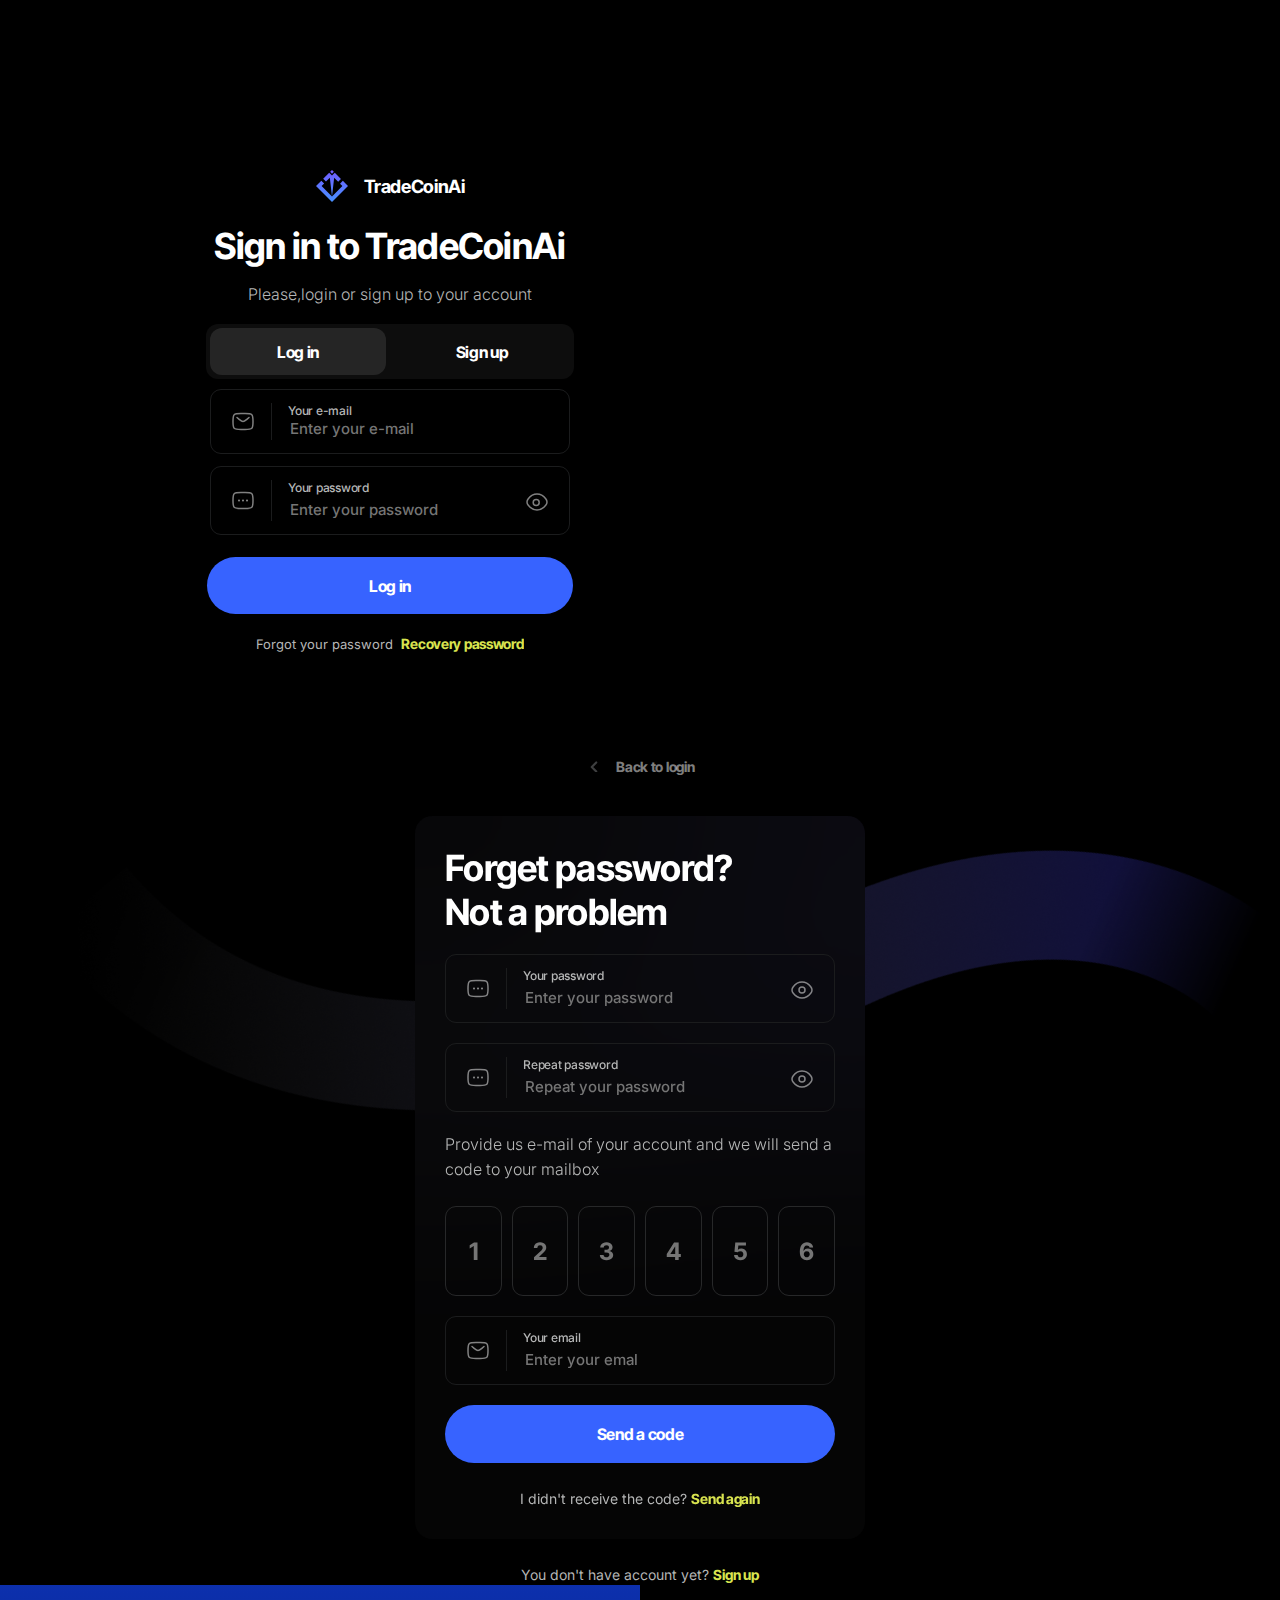
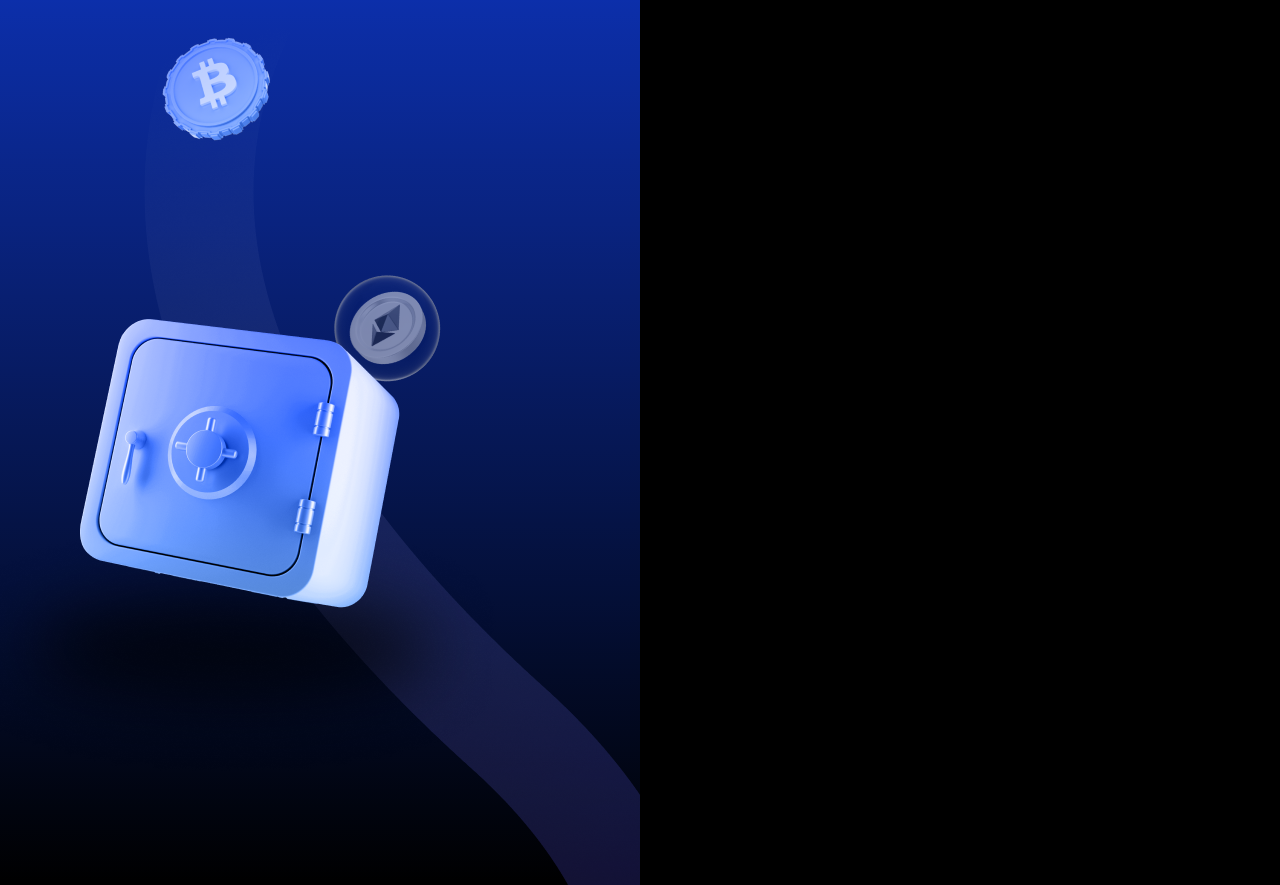
<file: auth.html>
<!DOCTYPE html>
<html lang="en">

<head>
    <meta charset="UTF-8">
    <meta name="viewport" content="width=device-width, initial-scale=1.0">
    <title>Document</title>
    <link rel="stylesheet" href="css/login.css">
</head>

<body>
    <div class="elements">
        <div class="left transiton_show_hide" id="left">
            <div class="container" id="left_container">
                <div class="logo">
                    <img src="img/login/logo.svg">
                    <div class="text">
                        TradeCoinAi
                    </div>
                </div>
                <h1>
                    Sign in to TradeCoinAi
                </h1>
                <h2>
                    Please,login or sign up to your account
                </h2>
                <div class="log_reg_switcher_buttons">
                    <button class="active" id="login_switcher">Log in</button>
                    <button id="signup_switcher">Sign up</button>
                </div>
                <div class="input_block" id="email">
                    <img src="img/login/mail.svg">
                    <div class="label_and_input">
                        <div class="label">
                            Your e-mail
                        </div>
                        <input type="text" placeholder="Enter your e-mail">
                    </div>
                </div>
                <div class="input_block" id="username"
                    style="padding: 0px 20px; height: 0px; margin-top: 0px; border: 1px solid rgba(27, 28, 29, 0);">
                    <img src="img/login/user.svg">
                    <div class="label_and_input">
                        <div class="label">
                            Your username
                        </div>
                        <input type="text" placeholder="Example: Trader23">
                    </div>
                </div>
                <div id="create_password_label" style="height: 0px; margin-top: 0px;">
                    Create password
                </div>
                <div class="input_block" id="password">
                    <img src="img/login/dots.svg">
                    <div class="label_and_input">
                        <div class="inp">
                            <div class="label">
                                Your password
                            </div>
                            <input type="text" placeholder="Enter your password">
                        </div>
                        <div class="eye">
                            <img src="img/login/eye.svg">
                        </div>
                    </div>
                </div>
                <div class="input_block" id="rpassword"
                    style="padding: 0px 20px; height: 0px; margin-top: 0px; border: 1px solid rgba(27, 28, 29, 0);">
                    <img src="img/login/dots.svg">
                    <div class="label_and_input">
                        <div class="inp">
                            <div class="label">
                                Repeat password
                            </div>
                            <input type="text" placeholder="Repeat your password">
                        </div>
                        <div class="eye">
                            <img src="img/login/eye.svg">
                        </div>
                    </div>
                </div>
                <div class="forgot_password" id="accept_terms" style="height: 0px; margin-top: 0px;">
                    <button class="check_box" id="accept_t_and_p">
                        <img class="onone" id="accept_t_and_p_check_img" src="img/login/check.svg">
                    </button>
                    <div class="text">
                        I accept
                        <a href="#">Terms & Condition</a>
                        and
                        <a href="#">Privacy Policy</a>
                    </div>
                </div>
                <div class="log_reg_button">
                    <button id="btn_login">Log in</button>
                </div>
                <div class="forgot_password" id="forgot_password">
                    <div class="text">
                        Forgot your password
                    </div>
                    <div class="a">
                        <a href="#" id="recovery_password">Recovery password</a>
                    </div>
                </div>
            </div>
        </div>
        <div class="modal transiton_show_hide" id="modal">
            <div class="modal_inner">
                <div class="back">
                    <button id='back_to_login'>
                        <img src="img/login/left_arr.svg">
                        Back to login
                    </button>
                </div>
                <div class="form">
                    <h2 id="modal_h2">
                        Forget password?<br> Not a problem
                    </h2>

                    <div class="input_block" id="modal_password">
                        <img src="img/login/dots.svg">
                        <div class="label_and_input">
                            <div class="inp">
                                <div class="label">
                                    Your password
                                </div>
                                <input type="text" placeholder="Enter your password">
                            </div>
                            <div class="eye">
                                <img src="img/login/eye.svg">
                            </div>
                        </div>
                    </div>
                    <div class="input_block" id="modal_rpassword">
                        <img src="img/login/dots.svg">
                        <div class="label_and_input">
                            <div class="inp">
                                <div class="label">
                                    Repeat password
                                </div>
                                <input type="text" placeholder="Repeat your password">
                            </div>
                            <div class="eye">
                                <img src="img/login/eye.svg">
                            </div>
                        </div>
                    </div>

                    <div class="body" id="modal_body">
                        Provide us e-mail of your account and we will send a code to your mailbox
                    </div>
                    <div class="code_input" id="code_input">
                        <input type="text" class="code_input_element" placeholder="1" maxlength="1">
                        <input type="text" class="code_input_element" placeholder="2" maxlength="1">
                        <input type="text" class="code_input_element" placeholder="3" maxlength="1">
                        <input type="text" class="code_input_element" placeholder="4" maxlength="1">
                        <input type="text" class="code_input_element" placeholder="5" maxlength="1">
                        <input type="text" class="code_input_element" placeholder="6" maxlength="1">
                    </div>

                    <div class="input_block" id="modal_email">
                        <img src="img/login/mail.svg">
                        <div class="label_and_input">
                            <div class="inp">
                                <div class="label">
                                    Your email
                                </div>
                                <input type="text" placeholder="Enter your emal">
                            </div>
                        </div>
                    </div>
                    <button class="send_code_btn" id="send_a_code">
                        Send a code
                    </button>
                    <button class="send_code_btn dnone" id="reset_password_button">
                        Recover password
                    </button>
                    <button class="send_code_btn dnone" id="change_password">
                        Change password
                    </button>

                    <div class="text_with_a" id="didnt_recieve_the_code">
                        I didn't receive the code?
                        <button>
                            Send again
                        </button>
                    </div>
                </div>
                <div class="text_with_a" id="dont_have_account">
                    You don't have account yet?
                    <button id="dont_have_account_btn">
                        Sign up
                    </button>
                </div>
            </div>
            <div class="fone">
                <img src="img/login/line.png">
            </div>
        </div>
        <div class="right transiton_show_hide" id="right">
            <div class="line free_image">
                <img src="img/login/line.png">
            </div>
            <div class="eth free_image">
                <img src="img/login/eth.png">
            </div>
            <div class="btc free_image">
                <img src="img/login/btc.png">
            </div>
            <div class="shadow free_image">
                <img src="img/login/shadow.png">
            </div>
            <div class="safe free_image">
                <img src="img/login/safe.png" id="safe">
            </div>
        </div>
    </div>
    <script src="js/auth.js"></script>
</body>

</html>
</file>
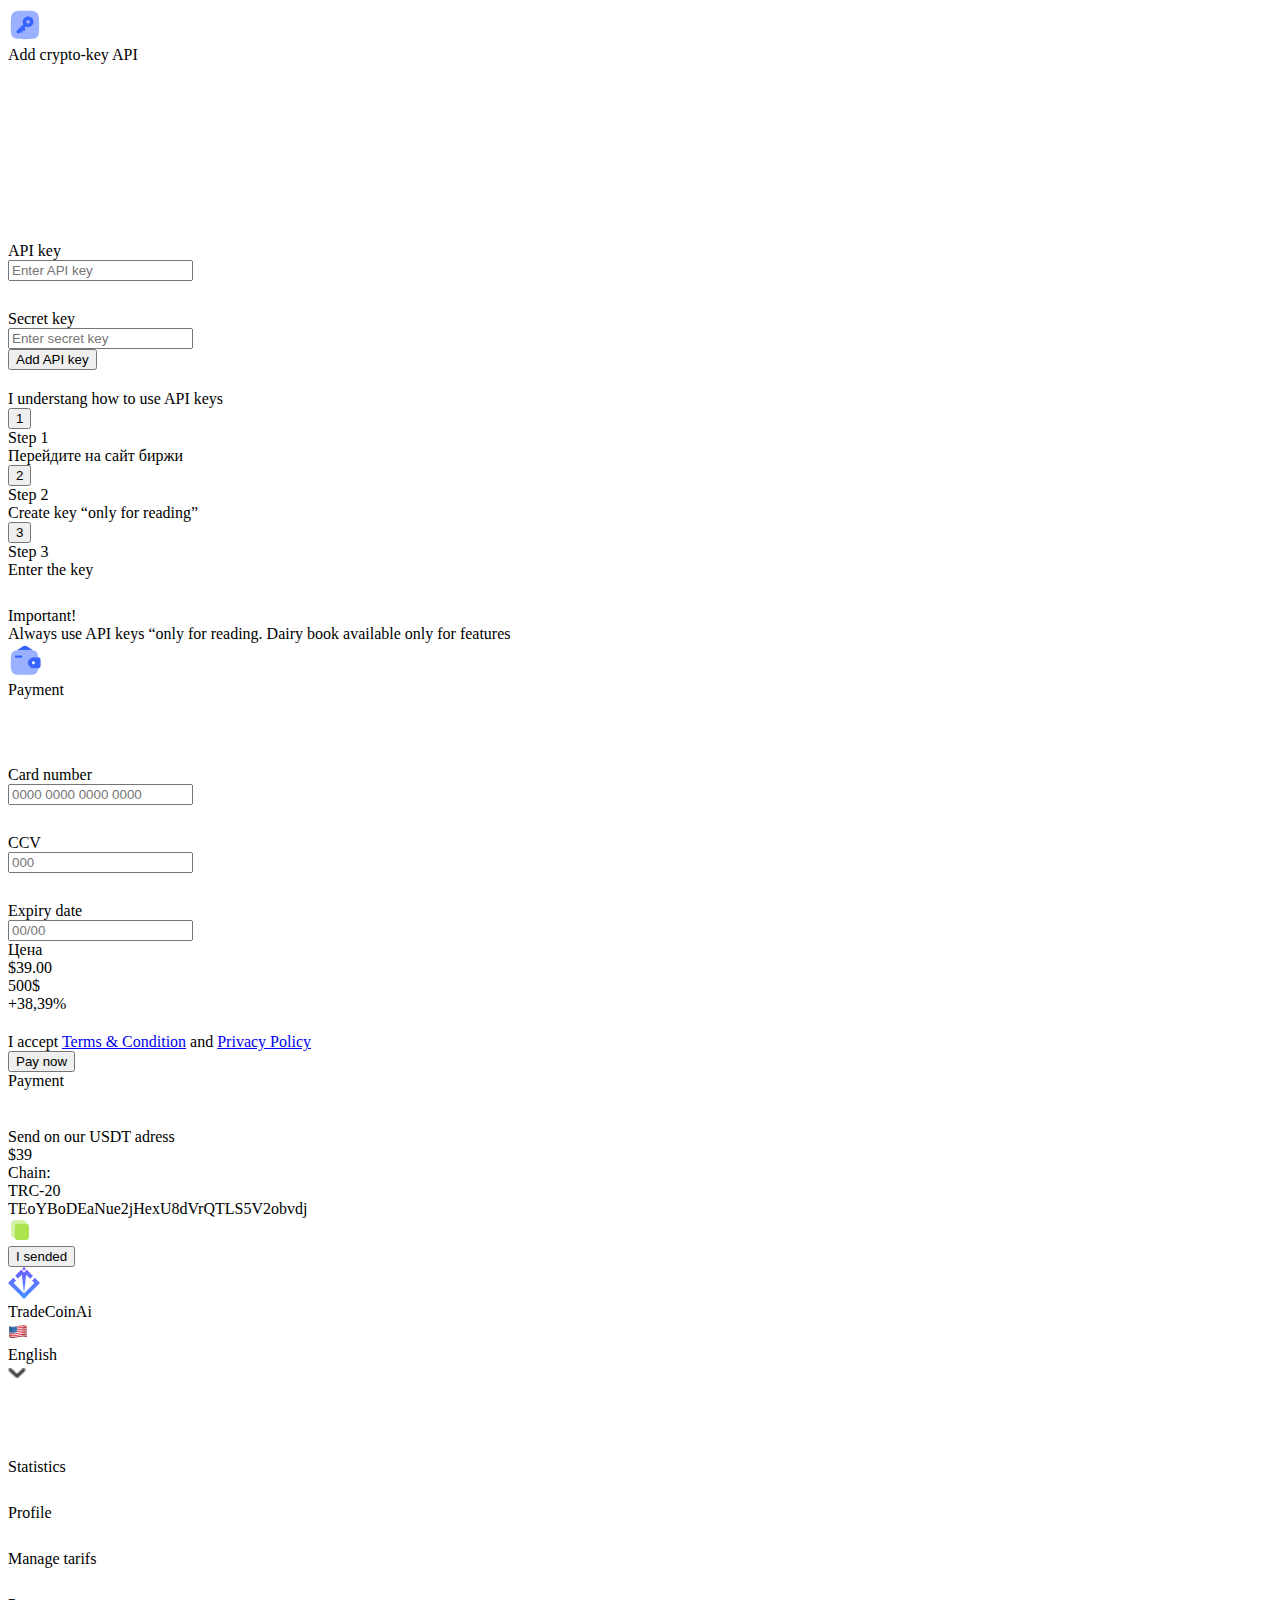
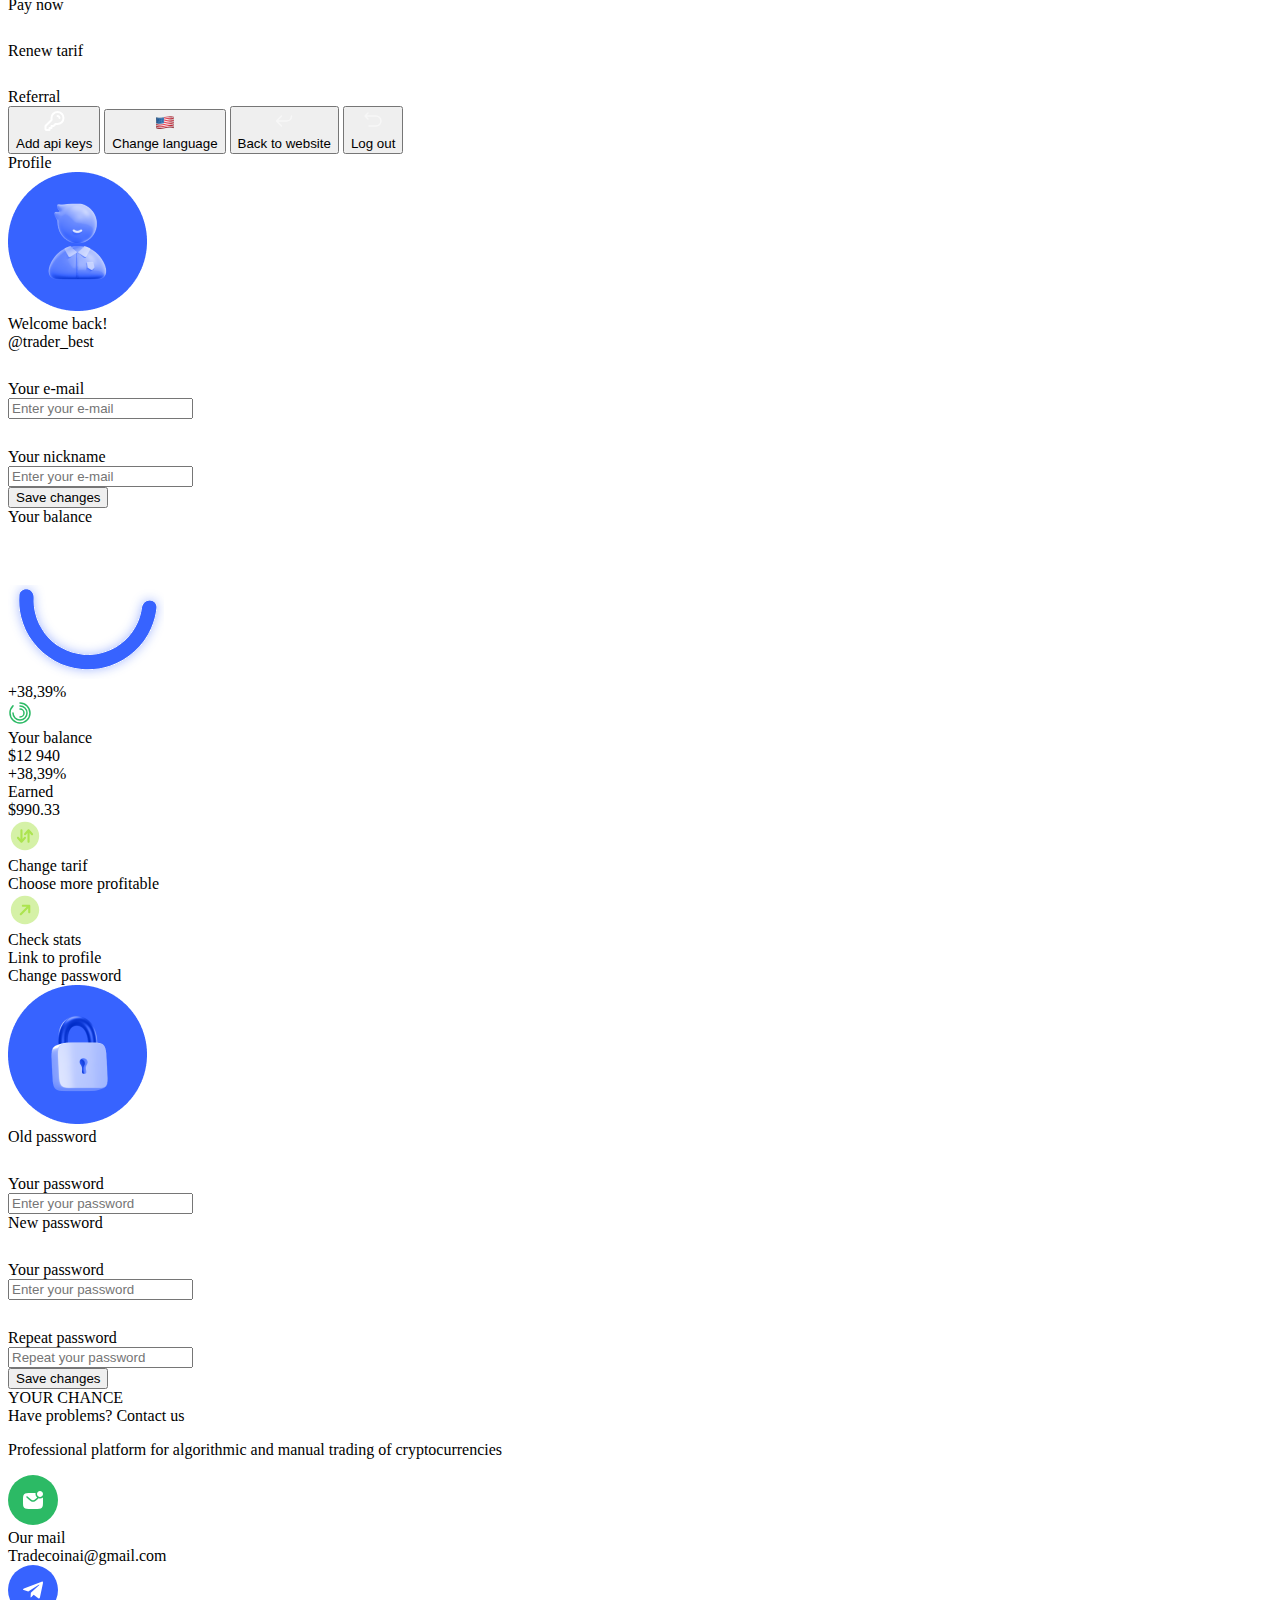
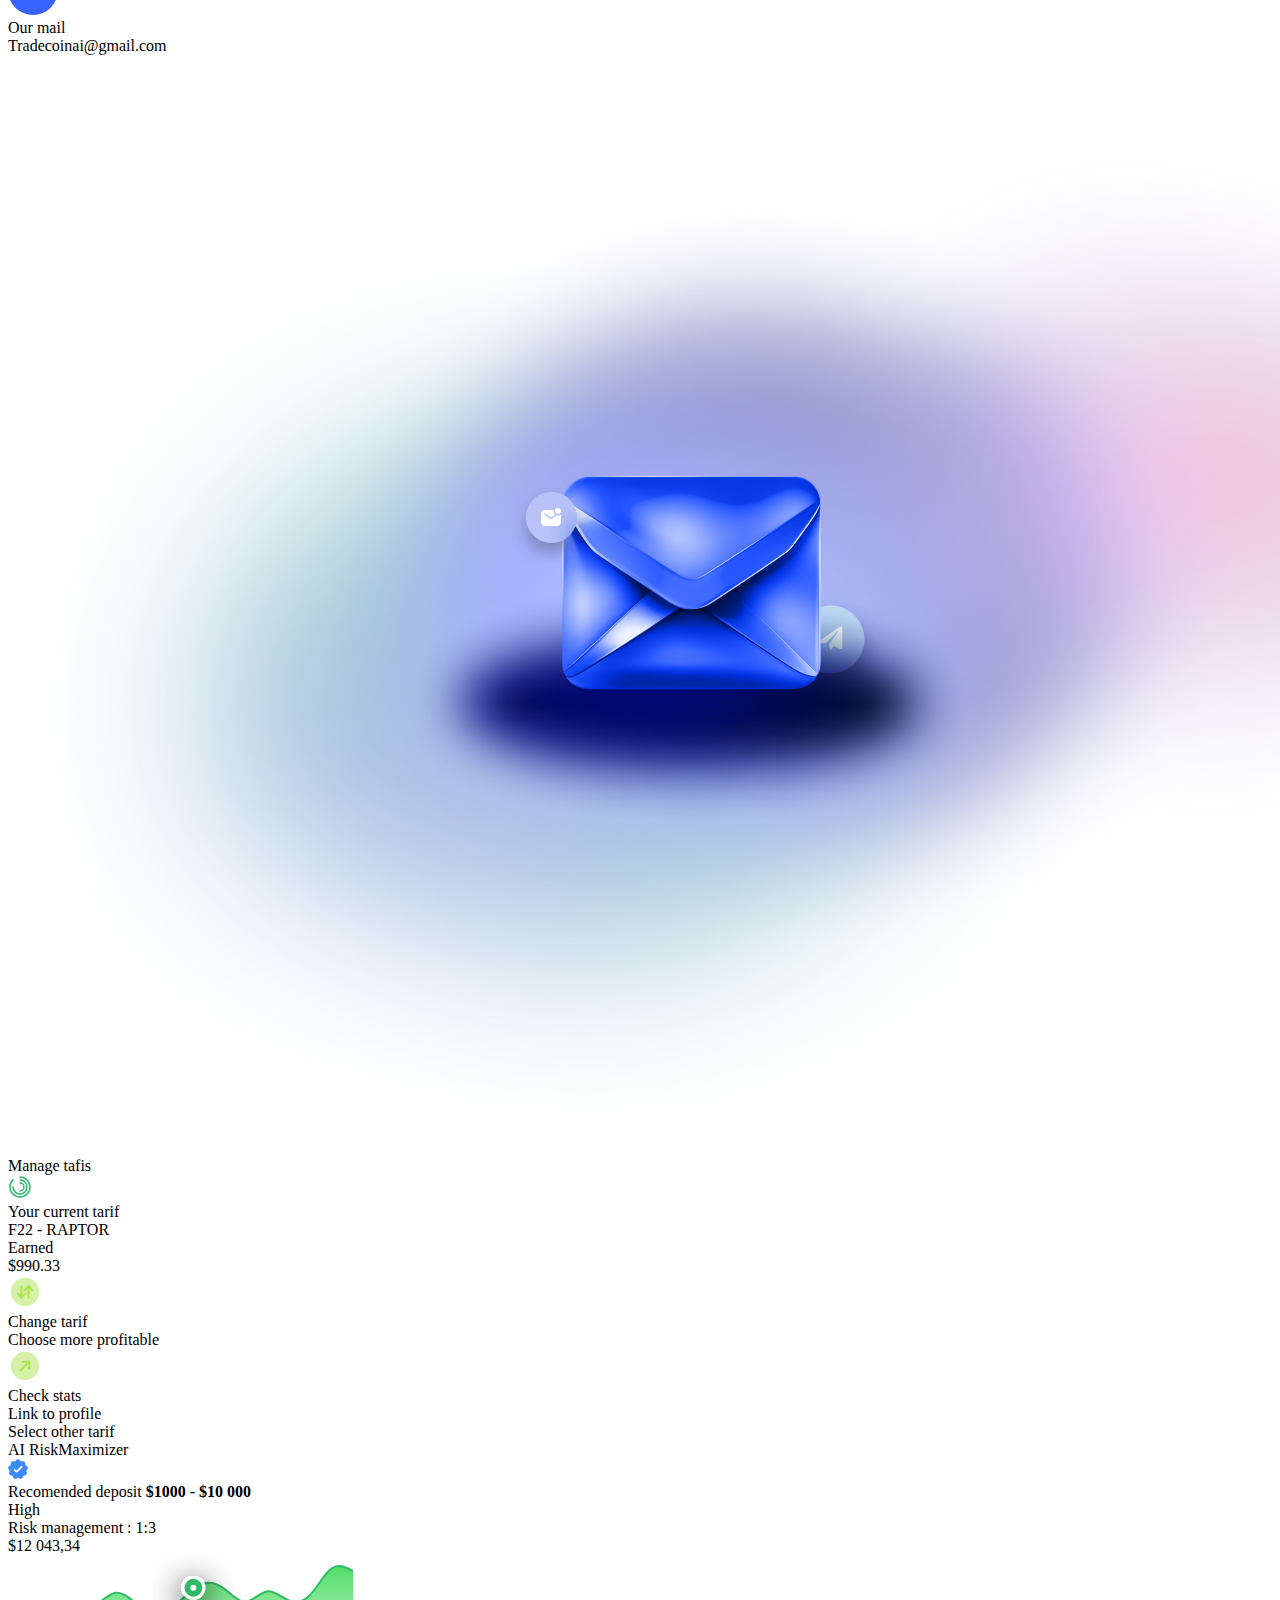
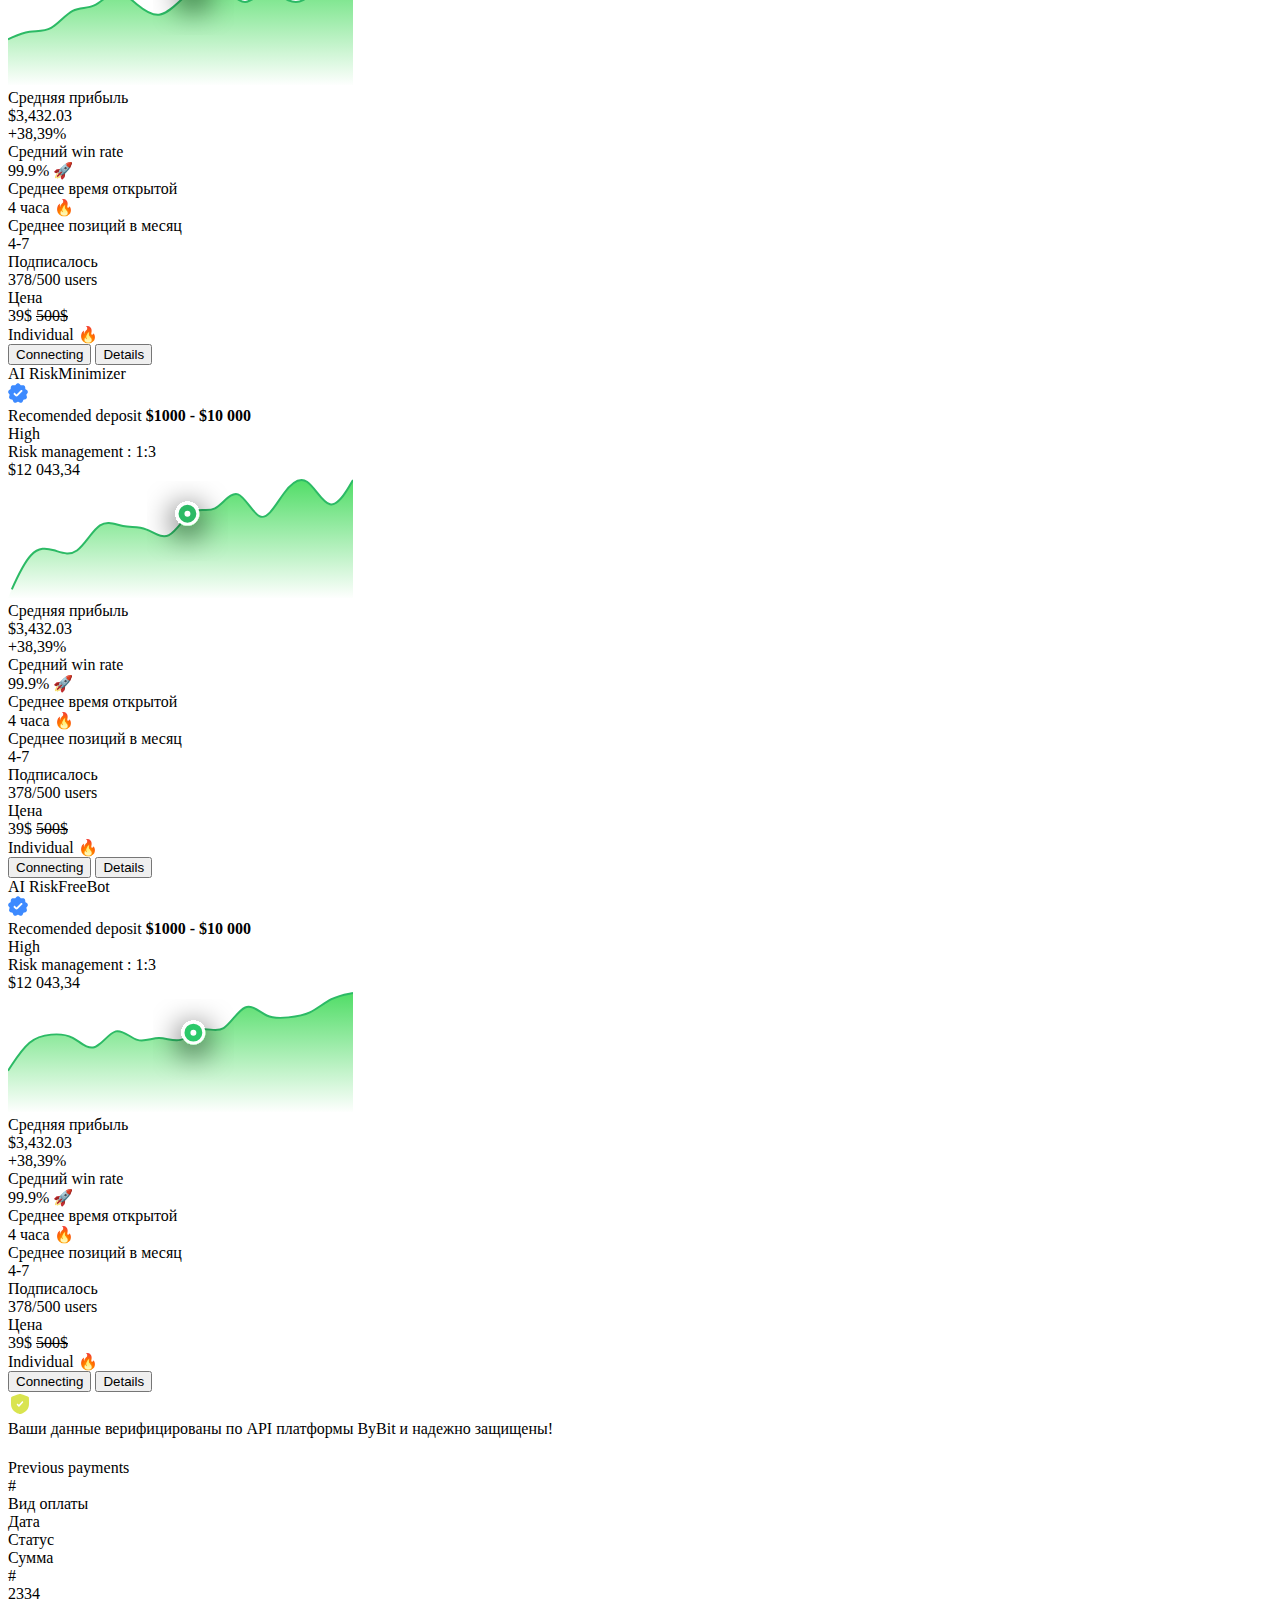
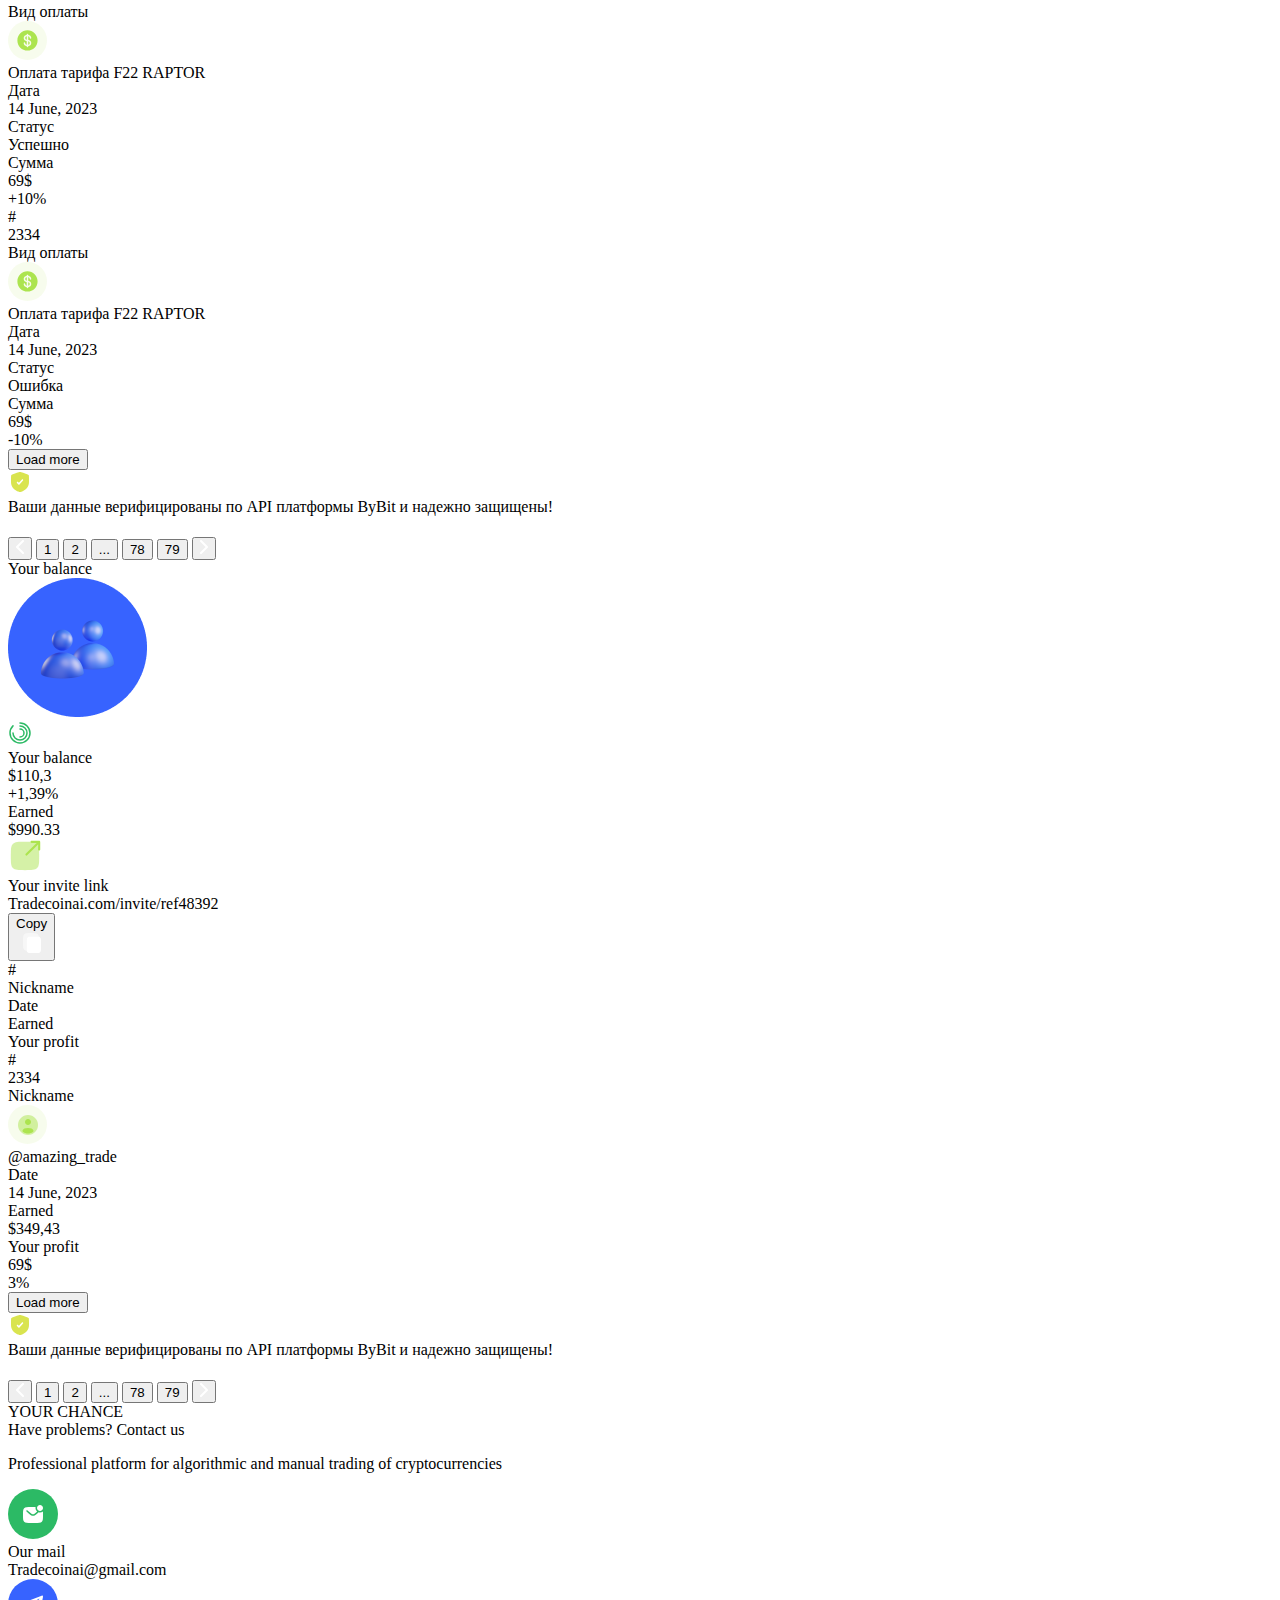
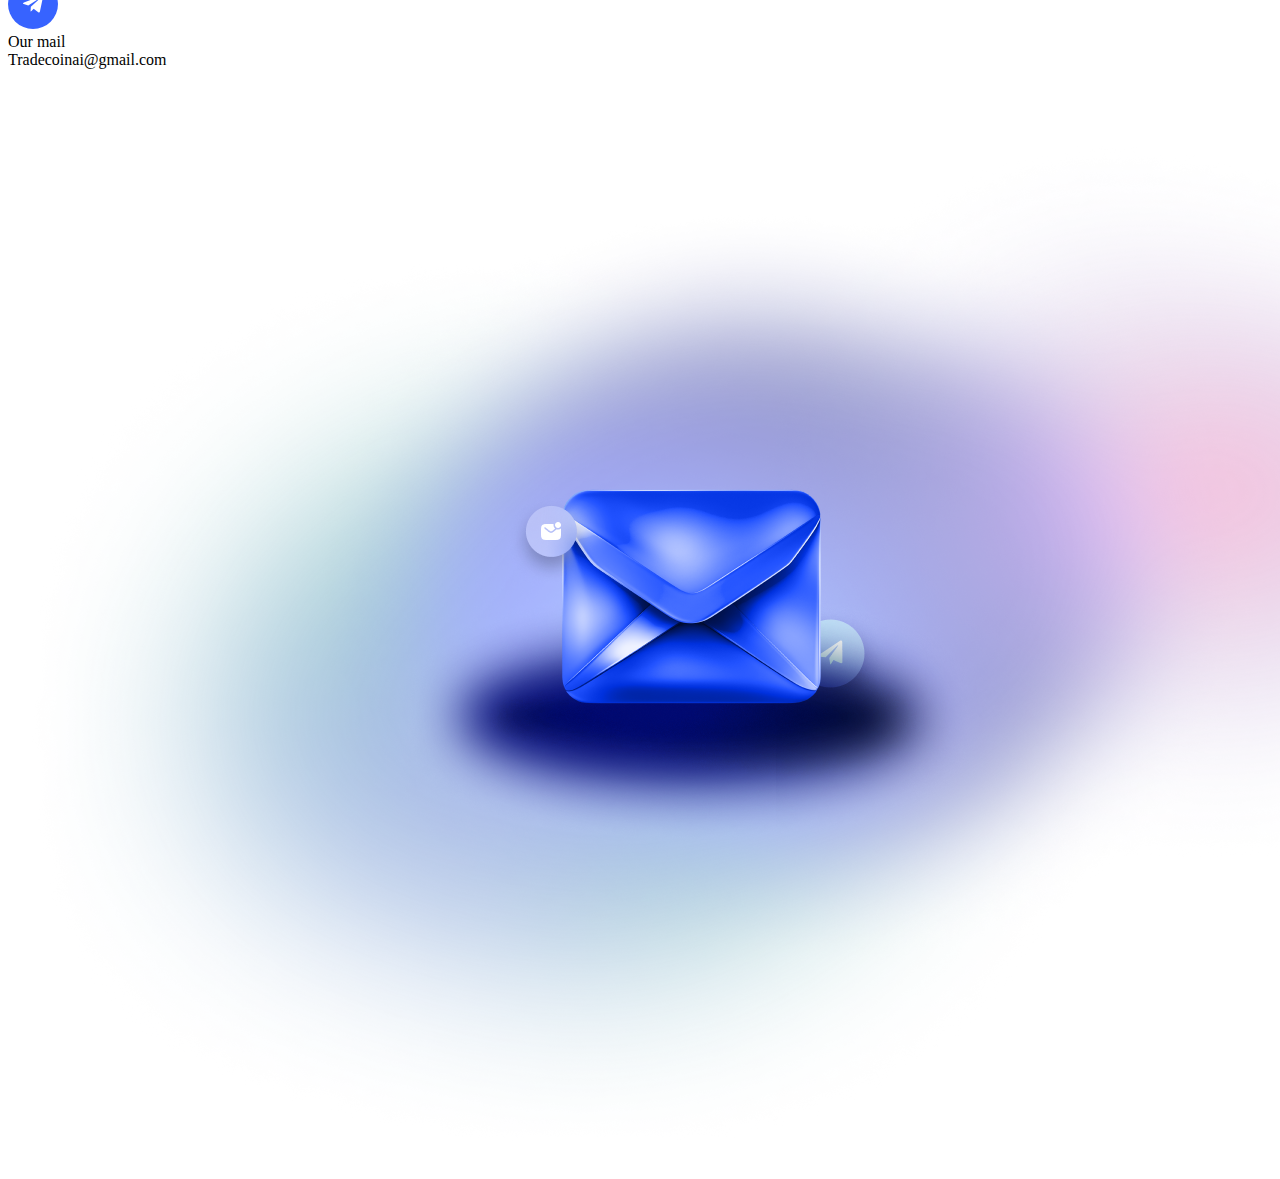
<file: pa.html>
<!DOCTYPE html>
<html lang="ru">

<head>
    <meta charset="UTF-8">
    <meta name="viewport" content="width=device-width, initial-scale=1.0">
    <title>Document</title>


    <link rel="icon" type="image/x-icon" href="/img/logo.svg">
</head>

<body id="body">
    <div id="modal" class="dnone onone">
        <div id="inner_add_api" class="dnone modal_inner">
            <div class="header">
                <div class="name">
                    <img src="img/pa/modal/key.svg">
                    <div class="text">
                        Add crypto-key API
                    </div>
                </div>
                <img class="modal_closer" src="img/pa/modal/cross.svg">
            </div>
            <div class="content">
                <div class="platforms">
                    <div class="platform">
                        <div class="border">
                        </div>
                        <div class="img">
                            <img src="img/pa/modal/platforms/binance.svg">
                        </div>
                    </div>
                    <div class="platform selected">
                        <div class="border">
                        </div>
                        <div class="img">
                            <img src="img/pa/modal/platforms/bybit.svg">
                        </div>
                    </div>
                    <div class="platform">
                        <div class="border">
                        </div>
                        <div class="img">
                            <img src="img/pa/modal/platforms/bitget.png">
                        </div>
                    </div>
                </div>
                <div class="input_block input_block_first" id="email">
                    <img src="img/pa/modal/form_key.svg">
                    <div class="label_and_input">
                        <div class="label">
                            API key
                        </div>
                        <input type="text" placeholder="Enter API key">
                    </div>
                </div>
                <div class="input_block" id="email">
                    <img src="img/pa/modal/form_lock.svg">
                    <div class="label_and_input">
                        <div class="label">
                            Secret key
                        </div>
                        <input type="text" placeholder="Enter secret key">
                    </div>
                </div>
                <div class="button_and_check">
                    <button class="send_info_button input_block_first">
                        Add API key
                    </button>
                    <div class="checkbox">
                        <div class="checkbox_wrapper checked">
                            <img src="img/pa/check.svg">
                        </div>
                        <div class="text">
                            I understang how to use API keys
                        </div>
                    </div>
                </div>
                <div class="steps_and_notice">
                    <div class="steps_and_bg">
                        <div class="bg">
                        </div>
                        <div class="steps">
                            <div class="step">
                                <button class="num">
                                    1
                                </button>
                                <div class="text">
                                    <div class="head">
                                        Step 1
                                    </div>
                                    <div class="info">
                                        Перейдите на сайт биржи
                                    </div>
                                </div>
                            </div>
                            <div class="step">
                                <button class="num">
                                    2
                                </button>
                                <div class="text">
                                    <div class="head">
                                        Step 2
                                    </div>
                                    <div class="info">
                                        Create key “only for reading”
                                    </div>
                                </div>
                            </div>
                            <div class="step">
                                <button class="num">
                                    3
                                </button>
                                <div class="text">
                                    <div class="head">
                                        Step 3
                                    </div>
                                    <div class="info">
                                        Enter the key
                                    </div>
                                </div>
                            </div>
                        </div>
                    </div>
                    <div class="notice">
                        <div class="wrapper">

                            <img src="img/pa/notice.svg">
                            <div class="text">
                                <div class="head">
                                    Important!
                                </div>
                                <div class="info">
                                    Always use API keys “only for reading. Dairy book available only for features
                                </div>
                            </div>
                        </div>
                    </div>
                </div>
            </div>
        </div>
        <div id="inner_pay" class="dnone modal_inner">
            <div class="header">
                <div class="name">
                    <img src="img/pa/modal/wallet.svg">
                    <div class="text">
                        Payment
                    </div>
                </div>
                <img class="modal_closer" src="img/pa/modal/cross.svg">
            </div>
            <div class="input_block" id="email">
                <img src="img/pa/modal/form_key.svg">
                <div class="label_and_input">
                    <div class="label">
                        Card number
                    </div>
                    <input type="text" placeholder="0000 0000 0000 0000">
                </div>
            </div>
            <div class="ccv_and_date">
                <div class="input_block" id="email">
                    <img src="img/pa/modal/form_lock.svg">
                    <div class="label_and_input">
                        <div class="label">
                            CCV
                        </div>
                        <input type="text" placeholder="000">
                    </div>
                </div>
                <div class="input_block" id="email">
                    <img src="img/pa/modal/form_lock.svg">
                    <div class="label_and_input">
                        <div class="label">
                            Expiry date
                        </div>
                        <input type="text" placeholder="00/00">
                    </div>
                </div>
            </div>
            <div class="price">
                <div class="num">
                    <div class="name">
                        Цена
                    </div>
                    <div class="new_old">
                        <div class="new">
                            $39.00
                        </div>
                        <div class="old">
                            500$
                        </div>
                    </div>
                </div>
                <div class="percent">
                    +38,39%
                </div>
            </div>
            <div class="checkbox">
                <div class="checkbox_wrapper checked">
                    <img src="img/pa/check.svg">
                </div>
                <div class="text">
                    I accept <a href="#">Terms & Condition</a> and <a href="#">Privacy Policy</a>
                </div>
            </div>
            <button class="accept_btn">
                Pay now
            </button>
        </div>
        <div id="inner_renew_tarif" class="dnone modal_inner">
            <div class="header">
                <div class="name">
                    <div class="text">
                        Payment
                    </div>
                </div>
                <img class="modal_closer" src="img/pa/modal/cross.svg">
            </div>
            <div class="header_desc">
                Send on our USDT adress
            </div>
            <div class="info">
                <div class="sum">
                    $39
                </div>
                <div class="chain">
                    <div class="text">
                        Chain:
                    </div>
                    <div class="type">
                        TRC-20
                    </div>
                </div>
                <div class="adress">
                    <div class="text">
                        TEoYBoDEaNue2jHexU8dVrQTLS5V2obvdj
                    </div>
                    <img src="img/pa/modal/green_copy.svg">
                </div>
            </div>
            <button class="accept_btn">I sended</button>
        </div>
    </div>
    <div class="container">
        <div id="sidebar">
            <div class="section">
                <div class="header">
                    <div class="logo">
                        <img src="img/logo.svg" width="32" height="32">
                        <div class="text super_tight">
                            TradeCoinAi
                        </div>
                    </div>
                    <div class="burger_and_lang">
                        <div id="lang">
                            <img src="img/flags/usa.png">
                            <div class="name">
                                English
                            </div>
                            <img width='18' height="10" src="img/flags/arrow_down.png">
                        </div>
                        <div id="burger_opener">
                            <img width="20" height="20" alt="opener" src="img/burger.svg">
                        </div>
                        <div id="burger_closer" class="dnone">
                            <img width="20" height="20" alt="opener" src="img/cross.svg">
                        </div>

                    </div>
                </div>
                <div class="navigation">
                    <div class="navigation_element">
                        <img src="img/pa/navigation/rounds.svg">
                        <div class="text">
                            Statistics
                        </div>
                    </div>
                    <div class="navigation_element active" id="profile_opener">
                        <img src="img/pa/navigation/profile.svg">
                        <div class="text">
                            Profile
                        </div>
                    </div>
                    <div class="navigation_element" id="manage_tarif_opener">
                        <img src="img/pa/navigation/tarif.svg">
                        <div class="text">
                            Manage tarifs
                        </div>
                    </div>
                    <div id="pay_opener" class="navigation_element_no_act">
                        <img src="img/pa/navigation/wallet.svg">
                        <div class="text">
                            Pay now
                        </div>
                    </div>
                    <div id="renew_tarif_opener" class="navigation_element_no_act">
                        <img src="img/pa/navigation/renew.svg">
                        <div class="text">
                            Renew tarif
                        </div>
                    </div>
                    <div class="navigation_element" id="ref_opener">
                        <img src="img/pa/navigation/ref.svg">
                        <div class="text">
                            Referral
                        </div>
                    </div>
                </div>
                <button id="add_api_opener">
                    <img src="img/pa/key.svg">
                    <div class="text">
                        Add api keys
                    </div>
                </button>
                <button class="bottom_button lang">
                    <img src="img/flags/usa.png">
                    <div class="text">
                        Change language
                    </div>
                </button>
                <button class="bottom_button">
                    <img src="img/pa/back_arrow.svg">
                    <div class="text">
                        Back to website
                    </div>
                </button>
                <button class="bottom_button background_transparent">
                    <img src="img/pa/return_arrow.svg">
                    <div class="text">
                        Log out
                    </div>
                </button>
            </div>
        </div>
        <div id="content">
            <div id="profile_page" class="page">
                <div class="section" id="profile">
                    <div class="section_header h5">
                        Profile
                    </div>
                    <div class="hr">
                    </div>
                    <div class="content">
                        <div class="img">
                            <img src="img/pa/empty_profile_photo.png">
                        </div>
                        <div class="info">
                            <div class="greetings">
                                Welcome back!
                            </div>
                            <div class="name">
                                @trader_best
                            </div>
                            <div class="form">
                                <div class="input_block" id="email">
                                    <img src="img/login/mail.svg">
                                    <div class="label_and_input">
                                        <div class="label">
                                            Your e-mail
                                        </div>
                                        <input type="text" placeholder="Enter your e-mail">
                                    </div>
                                </div>
                                <div class="input_block" id="email">
                                    <img src="img/login/user.svg">
                                    <div class="label_and_input">
                                        <div class="label">
                                            Your nickname
                                        </div>
                                        <input type="text" placeholder="Enter your e-mail">
                                    </div>
                                </div>
                            </div>
                            <button class="send_info_button">
                                Save changes
                            </button>
                        </div>
                    </div>
                </div>
                <div class="section" id="balance">
                    <div class="header h5">
                        Your balance
                    </div>
                    <div class="hr">
                    </div>
                    <div class="content">
                        <div class="balance">
                            <div class="round">
                                <img src="img/pa/balance_round.svg">
                                <div class="text">
                                    +38,39%
                                </div>
                            </div>
                            <div class="info">
                                <div class="name">
                                    <img src="img/pa/rounds_green.svg">
                                    <div class="text">
                                        Your balance
                                    </div>
                                </div>
                                <div class="count">
                                    <div class="num">
                                        $12 940
                                    </div>
                                    <div class="percent">
                                        +38,39%
                                    </div>
                                </div>
                                <div class="earned">
                                    <div class="text">
                                        Earned
                                    </div>
                                    <div class="num">
                                        $990.33
                                    </div>
                                </div>
                            </div>
                        </div>
                        <div class="buttons_balance">
                            <div class="button">
                                <img src="img/pa/dual_arrows.svg">
                                <div class="name">
                                    Change tarif
                                </div>
                                <div class="desc">
                                    Choose more profitable
                                </div>
                            </div>
                            <div class="button">
                                <img src="img/pa/right_up_arrow.svg">
                                <div class="name">
                                    Сheck stats
                                </div>
                                <div class="desc">
                                    Link to profile
                                </div>
                            </div>
                        </div>
                    </div>
                </div>
                <div class="section" id="password">
                    <div class="section_header h5">
                        Change password
                    </div>
                    <div class="hr">
                    </div>
                    <div class="content">
                        <div class="img">
                            <img src="img/pa/change_password_lock.png">
                        </div>
                        <div class="info">
                            <div class="btn">
                                Old password
                            </div>
                            <div class="form">
                                <div class="input_block" id="email">
                                    <img src="img/login/dots.svg">
                                    <div class="label_and_input">
                                        <div class="label">
                                            Your password
                                        </div>
                                        <input type="text" placeholder="Enter your password">
                                    </div>
                                </div>
                            </div>
                            <div class="btn">
                                New password
                            </div>
                            <div class="form">
                                <div class="input_block" id="email">
                                    <img src="img/login/dots.svg">
                                    <div class="label_and_input">
                                        <div class="label">
                                            Your password
                                        </div>
                                        <input type="text" placeholder="Enter your password">
                                    </div>
                                </div>
                                <div class="input_block" id="email">
                                    <img src="img/login/dots.svg">
                                    <div class="label_and_input">
                                        <div class="label">
                                            Repeat password
                                        </div>
                                        <input type="text" placeholder="Repeat your password">
                                    </div>
                                </div>
                            </div>
                            <button class="send_info_button">
                                Save changes
                            </button>
                        </div>
                    </div>
                </div>
                <div class="section" id="have_problems">
                    <div class="chance">
                        YOUR CHANCE
                    </div>
                    <div class="header">
                        Have problems? Contact us
                    </div>
                    <p class="body">
                        Professional platform for algorithmic and manual trading of cryptocurrencies
                    </p>
                    <div class="contancts">
                        <div class="contact">
                            <img src="img/pa/mail.svg">
                            <div class="text">
                                <div class="regular14">
                                    Our mail
                                </div>
                                <div class="btn">
                                    Tradecoinai@gmail.com
                                </div>
                            </div>
                        </div>
                        <div class="contact">
                            <img src="img/pa/telegram.svg">
                            <div class="text">
                                <div class="regular14">
                                    Our mail
                                </div>
                                <div class="btn">
                                    Tradecoinai@gmail.com
                                </div>
                            </div>
                        </div>
                    </div>
                    <div class="images">
                        <div class="fone_mail free_image">
                            <img src="img/pa/mail.png">
                        </div>
                    </div>
                </div>
            </div>
            <div id="manage_tarif_page" class="page dnone onone">

                <div class="section" id="manage_tarifs">
                    <div class="header h5">
                        Manage tafis
                    </div>
                    <div class="hr">
                    </div>
                    <div class="content">
                        <div class="balance">
                            <div class="info">
                                <div class="name">
                                    <img src="img/pa/rounds_green.svg">
                                    <div class="text">
                                        Your current tarif
                                    </div>
                                </div>
                                <div class="count">
                                    <div class="num">
                                        F22 - RAPTOR
                                    </div>
                                </div>
                                <div class="earned">
                                    <div class="text">
                                        Earned
                                    </div>
                                    <div class="num">
                                        $990.33
                                    </div>
                                </div>
                            </div>
                        </div>
                        <div class="buttons_balance">
                            <div class="button">
                                <img src="img/pa/dual_arrows.svg">
                                <div class="name">
                                    Change tarif
                                </div>
                                <div class="desc">
                                    Choose more profitable
                                </div>
                            </div>
                            <div class="button">
                                <img src="img/pa/right_up_arrow.svg">
                                <div class="name">
                                    Сheck stats
                                </div>
                                <div class="desc">
                                    Link to profile
                                </div>
                            </div>
                        </div>
                    </div>
                </div>
                <div class="section" id="select_other_tarif">
                    <div class="header h5">
                        Select other tarif
                    </div>
                    <div class="offers">
                        <div class="offers_container ">
                            <div class="offers_offers_list">
                                <div class="offers_offers_list_offer">
                                    <div class="offers_offers_list_offer_header">
                                        <div class="offers_offers_list_offer_header_name">
                                            <div class="offers_offers_list_offer_header_name_h4 h4">
                                                AI RiskMaximizer
                                            </div>
                                            <div class="offers_offers_list_offer_header_name_verified">

                                                <img src="img/verified.svg" alt="verified"
                                                    class="lozad offers_offers_list_offer_header_name_verified_img"
                                                    width="20" height="20">
                                            </div>
                                        </div>
                                        <div class="offers_offers_list_offer_header_light14 light14">
                                            Recomended deposit <b class="medium14">$1000 - $10 000</b>
                                        </div>
                                        <div class="offers_offers_list_offer_header_tags">
                                            <div
                                                class="offers_offers_list_offer_header_tags_tag offers_offers_list_offer_header_tags_medium15 medium15">
                                                High
                                            </div>
                                            <div
                                                class="offers_offers_list_offer_header_tags_tag offers_offers_list_offer_header_tags_medium15 medium15">
                                                Risk management : 1:3
                                            </div>
                                        </div>
                                    </div>
                                    <div class="offers_offers_list_offer_chart">
                                        <div class="offers_offers_list_offer_chart_price_wrapper">
                                            <div
                                                class="offers_offers_list_offer_chart_price_wrapper_price offers_offers_list_offer_chart_price_wrapper_medium14 medium14">
                                                $12 043,34
                                            </div>
                                        </div>

                                        <img src="img/offer_chart1.svg" alt="offer chart"
                                            class="lozad offers_offers_list_offer_chart_img" width="345" height="130">
                                    </div>
                                    <div class="offers_offers_list_offer_content">
                                        <div class="offers_offers_list_offer_content_pnl">
                                            <div class="offers_offers_list_offer_content_pnl_medium15 medium15">
                                                Cредняя прибыль
                                            </div>
                                            <div class="offers_offers_list_offer_content_pnl_num">
                                                <div class="offers_offers_list_offer_content_pnl_num_h4 h4">
                                                    $3,432.03
                                                </div>
                                                <div
                                                    class="offers_offers_list_offer_content_pnl_num_percent offers_offers_list_offer_content_pnl_num_percent_medium15 medium15">
                                                    +38,39%
                                                </div>
                                            </div>
                                        </div>
                                        <div class="offers_offers_list_offer_content_info">
                                            <div class="offers_offers_list_offer_content_info_info_element">
                                                <div
                                                    class="offers_offers_list_offer_content_info_info_element_name offers_offers_list_offer_content_info_info_element_regular14 regular14">
                                                    Средний win rate
                                                </div>
                                                <div
                                                    class="offers_offers_list_offer_content_info_info_element_value offers_offers_list_offer_content_info_info_element_medium14 medium14">
                                                    99.9% 🚀
                                                </div>
                                            </div>
                                            <div class="offers_offers_list_offer_content_info_info_element">
                                                <div
                                                    class="offers_offers_list_offer_content_info_info_element_name offers_offers_list_offer_content_info_info_element_regular14 regular14">
                                                    Среднее время открытой
                                                </div>
                                                <div
                                                    class="offers_offers_list_offer_content_info_info_element_value offers_offers_list_offer_content_info_info_element_medium14 medium14">
                                                    4 часа 🔥
                                                </div>
                                            </div>
                                            <div class="offers_offers_list_offer_content_info_info_element">
                                                <div
                                                    class="offers_offers_list_offer_content_info_info_element_name offers_offers_list_offer_content_info_info_element_regular14 regular14">
                                                    Среднее позиций в месяц
                                                </div>
                                                <div
                                                    class="offers_offers_list_offer_content_info_info_element_value offers_offers_list_offer_content_info_info_element_medium14 medium14">
                                                    4-7
                                                </div>
                                            </div>
                                            <div class="offers_offers_list_offer_content_info_info_element">
                                                <div
                                                    class="offers_offers_list_offer_content_info_info_element_name offers_offers_list_offer_content_info_info_element_regular14 regular14">
                                                    Подписалось
                                                </div>
                                                <div
                                                    class="offers_offers_list_offer_content_info_info_element_value offers_offers_list_offer_content_info_info_element_medium14 medium14">
                                                    378/500 users
                                                </div>
                                            </div>
                                        </div>
                                        <div class="offers_offers_list_offer_content_price">
                                            <div class="offers_offers_list_offer_content_price_medium15 medium15">
                                                Цена
                                            </div>
                                            <div class="offers_offers_list_offer_content_price_price_value">
                                                <div class="offers_offers_list_offer_content_price_price_value_h6 h6">
                                                    39$ <s
                                                        class="offers_offers_list_offer_content_price_price_value_h6_s light18">500$</s>
                                                </div>
                                                <div
                                                    class="offers_offers_list_offer_content_price_price_value_add_info_type_2">
                                                    Individual 🔥
                                                </div>
                                            </div>
                                        </div>
                                        <div class="offers_offers_list_offer_content_buttons">
                                            <button class="btn offers_offers_list_offer_content_buttons_button">
                                                Connecting
                                            </button>
                                            <button class="btn offers_offers_list_offer_content_buttons_button">
                                                Details
                                            </button>
                                        </div>
                                    </div>
                                </div>
                                <div class="offers_offers_list_offer">
                                    <div class="offers_offers_list_offer_header">
                                        <div class="offers_offers_list_offer_header_name">
                                            <div class="offers_offers_list_offer_header_name_h4 h4">
                                                AI RiskMinimizer
                                            </div>
                                            <div class="offers_offers_list_offer_header_name_verified">

                                                <img src="img/verified.svg" alt="verified"
                                                    class="lozad offers_offers_list_offer_header_name_verified_img"
                                                    width="20" height="20">
                                            </div>
                                        </div>
                                        <div class="offers_offers_list_offer_header_light14 light14">
                                            Recomended deposit <b class="medium14">$1000 - $10 000</b>
                                        </div>
                                        <div class="offers_offers_list_offer_header_tags">
                                            <div
                                                class="offers_offers_list_offer_header_tags_tag offers_offers_list_offer_header_tags_medium15 medium15">
                                                High
                                            </div>
                                            <div
                                                class="offers_offers_list_offer_header_tags_tag offers_offers_list_offer_header_tags_medium15 medium15">
                                                Risk management : 1:3
                                            </div>
                                        </div>
                                    </div>
                                    <div class="offers_offers_list_offer_chart">
                                        <div class="offers_offers_list_offer_chart_price_wrapper">
                                            <div
                                                class="offers_offers_list_offer_chart_price_wrapper_price offers_offers_list_offer_chart_price_wrapper_medium14 medium14">
                                                $12 043,34
                                            </div>
                                        </div>

                                        <img src="img/offer_chart2.svg" alt="chart"
                                            class="lozad offers_offers_list_offer_chart_img" width="345" height="119">
                                    </div>
                                    <div class="offers_offers_list_offer_content">
                                        <div class="offers_offers_list_offer_content_pnl">
                                            <div class="offers_offers_list_offer_content_pnl_medium15 medium15">
                                                Cредняя прибыль
                                            </div>
                                            <div class="offers_offers_list_offer_content_pnl_num">
                                                <div class="offers_offers_list_offer_content_pnl_num_h4 h4">
                                                    $3,432.03
                                                </div>
                                                <div
                                                    class="offers_offers_list_offer_content_pnl_num_percent offers_offers_list_offer_content_pnl_num_percent_medium15 medium15">
                                                    +38,39%
                                                </div>
                                            </div>
                                        </div>
                                        <div class="offers_offers_list_offer_content_info">
                                            <div class="offers_offers_list_offer_content_info_info_element">
                                                <div
                                                    class="offers_offers_list_offer_content_info_info_element_name offers_offers_list_offer_content_info_info_element_regular14 regular14">
                                                    Средний win rate
                                                </div>
                                                <div
                                                    class="offers_offers_list_offer_content_info_info_element_value offers_offers_list_offer_content_info_info_element_medium14 medium14">
                                                    99.9% 🚀
                                                </div>
                                            </div>
                                            <div class="offers_offers_list_offer_content_info_info_element">
                                                <div
                                                    class="offers_offers_list_offer_content_info_info_element_name offers_offers_list_offer_content_info_info_element_regular14 regular14">
                                                    Среднее время открытой
                                                </div>
                                                <div
                                                    class="offers_offers_list_offer_content_info_info_element_value offers_offers_list_offer_content_info_info_element_medium14 medium14">
                                                    4 часа 🔥
                                                </div>
                                            </div>
                                            <div class="offers_offers_list_offer_content_info_info_element">
                                                <div
                                                    class="offers_offers_list_offer_content_info_info_element_name offers_offers_list_offer_content_info_info_element_regular14 regular14">
                                                    Среднее позиций в месяц
                                                </div>
                                                <div
                                                    class="offers_offers_list_offer_content_info_info_element_value offers_offers_list_offer_content_info_info_element_medium14 medium14">
                                                    4-7
                                                </div>
                                            </div>
                                            <div class="offers_offers_list_offer_content_info_info_element">
                                                <div
                                                    class="offers_offers_list_offer_content_info_info_element_name offers_offers_list_offer_content_info_info_element_regular14 regular14">
                                                    Подписалось
                                                </div>
                                                <div
                                                    class="offers_offers_list_offer_content_info_info_element_value offers_offers_list_offer_content_info_info_element_medium14 medium14">
                                                    378/500 users
                                                </div>
                                            </div>
                                        </div>
                                        <div class="offers_offers_list_offer_content_price">
                                            <div class="offers_offers_list_offer_content_price_medium15 medium15">
                                                Цена
                                            </div>
                                            <div class="offers_offers_list_offer_content_price_price_value">
                                                <div class="offers_offers_list_offer_content_price_price_value_h6 h6">
                                                    39$ <s
                                                        class="offers_offers_list_offer_content_price_price_value_h6_s light18">500$</s>
                                                </div>
                                                <div
                                                    class="offers_offers_list_offer_content_price_price_value_add_info_type_2">
                                                    Individual 🔥
                                                </div>
                                            </div>
                                        </div>
                                        <div class="offers_offers_list_offer_content_buttons">
                                            <button class="btn offers_offers_list_offer_content_buttons_button">
                                                Connecting
                                            </button>
                                            <button class="btn offers_offers_list_offer_content_buttons_button">
                                                Details
                                            </button>
                                        </div>
                                    </div>
                                </div>
                                <div class="offers_offers_list_offer">
                                    <div class="offers_offers_list_offer_header">
                                        <div class="offers_offers_list_offer_header_name">
                                            <div class="offers_offers_list_offer_header_name_h4 h4">
                                                AI RiskFreeBot
                                            </div>
                                            <div class="offers_offers_list_offer_header_name_verified">

                                                <img src="img/verified.svg" alt="verified"
                                                    class="lozad offers_offers_list_offer_header_name_verified_img"
                                                    width="20" height="20">
                                            </div>
                                        </div>
                                        <div class="offers_offers_list_offer_header_light14 light14">
                                            Recomended deposit <b class="medium14">$1000 - $10 000</b>
                                        </div>
                                        <div class="offers_offers_list_offer_header_tags">
                                            <div
                                                class="offers_offers_list_offer_header_tags_tag offers_offers_list_offer_header_tags_medium15 medium15">
                                                High
                                            </div>
                                            <div
                                                class="offers_offers_list_offer_header_tags_tag offers_offers_list_offer_header_tags_medium15 medium15">
                                                Risk management : 1:3
                                            </div>
                                        </div>
                                    </div>
                                    <div class="offers_offers_list_offer_chart">
                                        <div class="offers_offers_list_offer_chart_price_wrapper">
                                            <div
                                                class="offers_offers_list_offer_chart_price_wrapper_price offers_offers_list_offer_chart_price_wrapper_medium14 medium14">
                                                $12 043,34
                                            </div>
                                        </div>

                                        <img src="img/offer_chart3.svg" alt="chart"
                                            class="lozad offers_offers_list_offer_chart_img" width="345" height="120">
                                    </div>
                                    <div class="offers_offers_list_offer_content">
                                        <div class="offers_offers_list_offer_content_pnl">
                                            <div class="offers_offers_list_offer_content_pnl_medium15 medium15">
                                                Cредняя прибыль
                                            </div>
                                            <div class="offers_offers_list_offer_content_pnl_num">
                                                <div class="offers_offers_list_offer_content_pnl_num_h4 h4">
                                                    $3,432.03
                                                </div>
                                                <div
                                                    class="offers_offers_list_offer_content_pnl_num_percent offers_offers_list_offer_content_pnl_num_percent_medium15 medium15">
                                                    +38,39%
                                                </div>
                                            </div>
                                        </div>
                                        <div class="offers_offers_list_offer_content_info">
                                            <div class="offers_offers_list_offer_content_info_info_element">
                                                <div
                                                    class="offers_offers_list_offer_content_info_info_element_name offers_offers_list_offer_content_info_info_element_regular14 regular14">
                                                    Средний win rate
                                                </div>
                                                <div
                                                    class="offers_offers_list_offer_content_info_info_element_value offers_offers_list_offer_content_info_info_element_medium14 medium14">
                                                    99.9% 🚀
                                                </div>
                                            </div>
                                            <div class="offers_offers_list_offer_content_info_info_element">
                                                <div
                                                    class="offers_offers_list_offer_content_info_info_element_name offers_offers_list_offer_content_info_info_element_regular14 regular14">
                                                    Среднее время открытой
                                                </div>
                                                <div
                                                    class="offers_offers_list_offer_content_info_info_element_value offers_offers_list_offer_content_info_info_element_medium14 medium14">
                                                    4 часа 🔥
                                                </div>
                                            </div>
                                            <div class="offers_offers_list_offer_content_info_info_element">
                                                <div
                                                    class="offers_offers_list_offer_content_info_info_element_name offers_offers_list_offer_content_info_info_element_regular14 regular14">
                                                    Среднее позиций в месяц
                                                </div>
                                                <div
                                                    class="offers_offers_list_offer_content_info_info_element_value offers_offers_list_offer_content_info_info_element_medium14 medium14">
                                                    4-7
                                                </div>
                                            </div>
                                            <div class="offers_offers_list_offer_content_info_info_element">
                                                <div
                                                    class="offers_offers_list_offer_content_info_info_element_name offers_offers_list_offer_content_info_info_element_regular14 regular14">
                                                    Подписалось
                                                </div>
                                                <div
                                                    class="offers_offers_list_offer_content_info_info_element_value offers_offers_list_offer_content_info_info_element_medium14 medium14">
                                                    378/500 users
                                                </div>
                                            </div>
                                        </div>
                                        <div class="offers_offers_list_offer_content_price">
                                            <div class="offers_offers_list_offer_content_price_medium15 medium15">
                                                Цена
                                            </div>
                                            <div class="offers_offers_list_offer_content_price_price_value">
                                                <div class="offers_offers_list_offer_content_price_price_value_h6 h6">
                                                    39$ <s
                                                        class="offers_offers_list_offer_content_price_price_value_h6_s light18">500$</s>
                                                </div>
                                                <div
                                                    class="offers_offers_list_offer_content_price_price_value_add_info_type_2">
                                                    Individual 🔥
                                                </div>
                                            </div>
                                        </div>
                                        <div class="offers_offers_list_offer_content_buttons">
                                            <button class="btn offers_offers_list_offer_content_buttons_button">
                                                Connecting
                                            </button>
                                            <button class="btn offers_offers_list_offer_content_buttons_button">
                                                Details
                                            </button>
                                        </div>
                                    </div>
                                </div>
                            </div>
                            <div class="secure">

                                <img src="img/shield_check.svg" alt="shied" class="lozad secure_img" width="24"
                                    height="24">
                                <div class="medium15 secure_medium15">
                                    Ваши данные верифицированы по API платформы ByBit и надежно защищены!
                                </div>

                                <img src="img/bybit.svg" alt="bybit" class="lozad secure_img" width="47" height="17">
                            </div>
                        </div>
                    </div>
                </div>
                <div class="section" id="previous_payments">
                    <div class="header h5">
                        Previous payments
                    </div>
                    <div class="table">
                        <div class="element">
                            <div class="num">
                                #
                            </div>
                            <div class="type">
                                Bид оплаты
                            </div>
                            <div class="date">
                                Дата
                            </div>
                            <div class="status">
                                Статус
                            </div>
                            <div class="sum">
                                Сумма
                            </div>
                        </div>
                        <div class="element">
                            <div class="num">
                                <div class="name">
                                    #
                                </div>
                                2334
                            </div>
                            <div class="type">
                                <div class="name">
                                    Вид оплаты
                                </div>
                                <img src="img/pa/dollar.svg">
                                <div class="text">
                                    Оплата тарифа F22 RAPTOR
                                </div>
                            </div>
                            <div class="date">
                                <div class="name">
                                    Дата
                                </div>
                                14 June, 2023
                            </div>
                            <div class="status">
                                <div class="name">
                                    Статус
                                </div>
                                <span class="success">
                                    Успешно
                                </span>
                            </div>
                            <div class="sum">
                                <div class="name">
                                    Сумма
                                </div>
                                <div class="text">
                                    <div class="count">
                                        69$
                                    </div>
                                    <div class="percent success">
                                        +10%
                                    </div>
                                </div>
                            </div>
                        </div>
                        <div class="element">
                            <div class="num">
                                <div class="name">
                                    #
                                </div>
                                2334
                            </div>
                            <div class="type">
                                <div class="name">
                                    Вид оплаты
                                </div>
                                <img src="img/pa/dollar.svg">
                                <div class="text">
                                    Оплата тарифа F22 RAPTOR
                                </div>
                            </div>
                            <div class="date">
                                <div class="name">
                                    Дата
                                </div>
                                14 June, 2023
                            </div>
                            <div class="status">
                                <div class="name">
                                    Статус
                                </div>
                                <span class="error">
                                    Ошибка
                                </span>
                            </div>
                            <div class="sum">
                                <div class="name">
                                    Сумма
                                </div>
                                <div class="text">
                                    <div class="count">
                                        69$
                                    </div>
                                    <div class="percent error">
                                        -10%
                                    </div>
                                </div>
                            </div>
                        </div>
                        <button class="send_info_button">Load more</button>
                    </div>
                    <div class="security_and_pages">
                        <div class="secure">
                            <img alt="secure" class="lozad secure_img" src="img/shield_check.svg" width="24"
                                height="24">
                            <div class="medium15 secure_medium15">
                                Ваши данные верифицированы по API платформы ByBit и надежно защищены!
                            </div>

                            <img alt="bybit" class="lozad secure_img" src="img/bybit.svg" width="47" height="17">
                        </div>
                        <div class="pages">
                            <button aria-label="Transactions previous page">

                                <img src="img/left_arr.svg" alt="left arrow" class="lozad" width="8" height="14">
                            </button>
                            <button>1</button>
                            <button>2</button>
                            <button>...</button>
                            <button class="active">78</button>
                            <button>79</button>
                            <button aria-label="Transactions next page">
                                <img src="img/right_arr.svg" alt="right arrow" class="lozad" width="8" height="14">
                            </button>
                        </div>
                    </div>
                </div>

            </div>
            <div id="ref_page" class="page dnone onone">
                <div class="section" id="ref">
                    <div class="header h5">
                        Your balance
                    </div>
                    <div class="hr">
                    </div>
                    <div class="content">
                        <div class="balance">
                            <img src="img/pa/peoples.png">
                            <div class="info">
                                <div class="name">
                                    <img src="img/pa/rounds_green.svg">
                                    <div class="text">
                                        Your balance
                                    </div>
                                </div>
                                <div class="count">
                                    <div class="num">
                                        $110,3
                                    </div>
                                    <div class="percent">
                                        +1,39%
                                    </div>
                                </div>
                                <div class="earned">
                                    <div class="text">
                                        Earned
                                    </div>
                                    <div class="num">
                                        $990.33
                                    </div>
                                </div>
                            </div>
                        </div>
                        <div class="invite_link">
                            <div class="header">
                                <img src="img/pa/arrow_out.svg">
                                <div class="text">
                                    Your invite link
                                </div>
                            </div>
                            <div class="link_with_button">
                                <div class="link">
                                    Tradecoinai.com/invite/ref48392
                                </div>
                                <button id="copy_invite_link">
                                    <div class="text">
                                        Copy
                                    </div>
                                    <img src="img/pa/copy.svg">
                                </button>
                            </div>
                        </div>
                    </div>
                    <div class="hr">
                    </div>
                    <div class="referals">
                        <div class="table">
                            <div class="element">
                                <div class="num">
                                    #
                                </div>
                                <div class="type">
                                    Nickname
                                </div>
                                <div class="date">
                                    Date
                                </div>
                                <div class="earned">
                                    Earned
                                </div>
                                <div class="sum">
                                    Your profit
                                </div>
                            </div>
                            <div class="element">
                                <div class="num">
                                    <div class="name">
                                        #
                                    </div>
                                    2334
                                </div>
                                <div class="type">
                                    <div class="name">
                                        Nickname
                                    </div>
                                    <img src="img/pa/people_green.svg">
                                    <div class="text">
                                        @amazing_trade
                                    </div>
                                </div>
                                <div class="date">
                                    <div class="name">
                                        Date
                                    </div>
                                    14 June, 2023
                                </div>
                                <div class="earned">
                                    <div class="name">
                                        Earned
                                    </div>
                                    <span>
                                        $349,43
                                    </span>
                                </div>
                                <div class="sum">
                                    <div class="name">
                                        Your profit
                                    </div>
                                    <div class="text">
                                        <div class="count">
                                            69$
                                        </div>
                                        <div class="percent success">
                                            3%
                                        </div>
                                    </div>
                                </div>
                            </div>
                            <button class="send_info_button">Load more</button>
                        </div>
                        <div class="security_and_pages">
                            <div class="secure">
                                <img alt="secure" class="lozad secure_img" src="img/shield_check.svg" width="24"
                                    height="24">
                                <div class="medium15 secure_medium15">
                                    Ваши данные верифицированы по API платформы ByBit и надежно защищены!
                                </div>

                                <img alt="bybit" class="lozad secure_img" src="img/bybit.svg" width="47" height="17">
                            </div>
                            <div class="pages">
                                <button aria-label="Transactions previous page">

                                    <img src="img/left_arr.svg" alt="left arrow" class="lozad" width="8" height="14">
                                </button>
                                <button>1</button>
                                <button>2</button>
                                <button>...</button>
                                <button class="active">78</button>
                                <button>79</button>
                                <button aria-label="Transactions next page">
                                    <img src="img/right_arr.svg" alt="right arrow" class="lozad" width="8" height="14">
                                </button>
                            </div>
                        </div>
                    </div>
                </div>
                <div class="section" id="have_problems">
                    <div class="chance">
                        YOUR CHANCE
                    </div>
                    <div class="header">
                        Have problems? Contact us
                    </div>
                    <p class="body">
                        Professional platform for algorithmic and manual trading of cryptocurrencies
                    </p>
                    <div class="contancts">
                        <div class="contact">
                            <img src="img/pa/mail.svg">
                            <div class="text">
                                <div class="regular14">
                                    Our mail
                                </div>
                                <div class="btn">
                                    Tradecoinai@gmail.com
                                </div>
                            </div>
                        </div>
                        <div class="contact">
                            <img src="img/pa/telegram.svg">
                            <div class="text">
                                <div class="regular14">
                                    Our mail
                                </div>
                                <div class="btn">
                                    Tradecoinai@gmail.com
                                </div>
                            </div>
                        </div>
                    </div>
                    <div class="images">
                        <div class="fone_mail free_image">
                            <img src="img/pa/mail.png">
                        </div>
                    </div>
                </div>
            </div>

        </div>
    </div>
    <script src="js/pa.js"></script>
</body>

</html>
</file>
<file: css/login.css>
@import"https://fonts.googleapis.com/css2?family=Inter+Tight:wght@300;700&family=Inter:wght@100;200;300;600;700;800;900&display=swap";article,aside,details,figcaption,figure,footer,header,hgroup,menu,nav,section{display:block}html,body,div,span,applet,object,iframe,h1,h2,h3,h4,h5,h6,p,blockquote,pre,a,abbr,acronym,address,big,cite,code,del,dfn,em,img,ins,kbd,q,s,samp,small,strike,strong,sub,sup,tt,var,b,u,i,center,dl,dt,dd,ol,ul,li,fieldset,form,label,legend,table,caption,tbody,tfoot,thead,tr,th,td,article,aside,canvas,details,embed,figure,figcaption,footer,header,hgroup,menu,nav,output,ruby,section,summary,time,mark,audio,video,button{margin:0;padding:0;border:0;font-size:100%;font:inherit;vertical-align:baseline;box-sizing:border-box;color:#fff;transition:.3s;font-family:"Montserrat"}img,svg{transition:.3s}a:hover,button:hover{cursor:pointer;opacity:.6}.free_image{width:0px;height:0px;position:relative}a{text-decoration:none}body{background-color:#000}.elements{display:flex;justify-content:space-between;width:100%;overflow:hidden;flex-wrap:wrap}.elements .transiton_show_hide{transition:width 100ms ease-out,opacity 200ms ease-out}.elements .modal{overflow:hidden;width:100%;display:flex;justify-content:center;flex-wrap:wrap;padding:0px 10px}.elements .modal .fone{width:0px;height:0px;position:relative;top:-291px;left:-668px;z-index:-1}.elements .modal .fone img{transform:rotate(294deg)}.elements .modal .text_with_a{margin-top:26px;width:100%;text-align:center;color:#b5b6b6;font-size:14px;font-family:Inter;font-style:normal;font-weight:400;line-height:20px;overflow:hidden}.elements .modal .text_with_a button{background:none;color:#d9e44f;font-size:14px;font-family:Inter Tight;font-style:normal;font-weight:700;line-height:normal;letter-spacing:-0.28px}.elements .modal .back button{background:none;color:rgba(255,255,255,.5);font-size:14px;font-family:Inter Tight;font-style:normal;font-weight:700;line-height:normal;letter-spacing:-0.28px;width:100%}.elements .modal .back button img{padding-right:10px}.elements .modal .modal_inner{width:100%;max-width:450px}.elements .modal .modal_inner .back{text-align:center;padding:100px 0px 40px}.elements .modal .modal_inner .form{width:100%;background:rgba(255,255,255,.02);backdrop-filter:blur(150px);border-radius:17px;padding:30px}@media(max-width: 800px){.elements .modal .modal_inner .form{padding:30px 15px}}.elements .modal .modal_inner .form .code_input{margin-top:24px;overflow:hidden;display:flex;justify-content:space-between}.elements .modal .modal_inner .form .code_input input:focus{border:1px solid #3763ff;background:rgba(255,255,255,.05)}.elements .modal .modal_inner .form .code_input input{color:#fff;outline:none;width:13%;height:86px;text-align:center;font-size:24px;font-family:Inter Tight;font-style:normal;font-weight:700;line-height:normal;letter-spacing:-0.48px;background:none;border-radius:11px;border:1px solid #272829;transition:border 200ms,background 200ms}.elements .modal .modal_inner .form h2{font-size:36px;font-family:Inter Tight;font-style:normal;font-weight:700;line-height:normal;letter-spacing:-0.72px}@media(max-width: 800px){.elements .modal .modal_inner .form h2{font-size:24px;letter-spacing:-0.48px}}.elements .modal .modal_inner .form .body{font-size:16px;font-family:Inter;font-style:normal;font-weight:300;line-height:25px;margin-top:20px;color:#b5b6b6}@media(max-width: 800px){.elements .modal .modal_inner .form .body{margin-top:10px;font-size:14px}}.elements .modal .modal_inner .form .input_block{margin-top:20px;border-radius:11px;width:100%;padding:13px 20px;border:1px solid #1b1c1d;display:flex;column-gap:16px;overflow:hidden;transition:height 300ms,padding 200ms,border 1000ms}.elements .modal .modal_inner .form .input_block img,.elements .modal .modal_inner .form .input_block .label_and_input{margin:auto 0}.elements .modal .modal_inner .form .input_block .label_and_input{padding-left:16px;border-left:1px solid #1b1c1d;display:flex;justify-content:space-between;flex-wrap:wrap}.elements .modal .modal_inner .form .input_block .label_and_input .inp,.elements .modal .modal_inner .form .input_block .label_and_input .eye{margin:auto 0}.elements .modal .modal_inner .form .input_block .label_and_input .eye:hover{cursor:pointer}.elements .modal .modal_inner .form .input_block .label_and_input .eye{padding-top:6px}.elements .modal .modal_inner .form .input_block .label_and_input .inp{display:flex;justify-content:left;flex-wrap:wrap;row-gap:4px;width:70%}.elements .modal .modal_inner .form .input_block .label_and_input .label{color:#b5b6b6;font-size:12px;font-family:"Inter";font-weight:500;letter-spacing:-0.24px;width:100%}.elements .modal .modal_inner .form .input_block .label_and_input input{background:none;border:none;color:#fff;outline:none;font-size:15px;font-family:"Inter";font-weight:500;line-height:20px}@media(max-width: 500px){.elements .modal .modal_inner .form .input_block .label_and_input input{font-size:12px}}.elements .modal .modal_inner .form .send_code_btn{padding:19px 44px;width:100%;margin-top:20px;background:#3763ff;border-radius:65px;font-size:16px;font-family:Inter Tight;font-style:normal;font-weight:700;line-height:normal;letter-spacing:-0.32px}.elements .left{overflow:hidden;width:50%}@media(max-width: 800px){.elements .left{width:100%}}.elements .left #create_password_label{font-size:14px;font-family:Inter Tight;font-weight:700;letter-spacing:-0.28px;margin-top:10px;width:100%;overflow:hidden;max-width:360px}.elements .left .container{padding-top:170px;width:500px;margin:0 auto;padding-left:140px;display:flex;justify-content:center;flex-wrap:wrap}@media(max-width: 1150px){.elements .left .container{padding-left:0px;width:100%;padding:0px 15px;padding-top:170px}}@media(max-width: 800px){.elements .left .container{max-width:500px;padding-top:15px}}.elements .left .logo{width:100%;display:flex;justify-content:center;column-gap:16px}.elements .left .logo .text,.elements .left .logo img{margin:auto 0}.elements .left .logo .text{color:#fff;font-size:18.264px;font-family:Inter Tight;font-weight:700;letter-spacing:-0.365px}.elements .left h1{font-size:36px;color:#fff;font-family:"Inter Tight";font-weight:700;margin-top:22px;letter-spacing:-0.72px}@media(max-width: 800px){.elements .left h1{margin-top:32px;font-size:24px;letter-spacing:-0.48px}}.elements .left h2{color:#b5b6b6;font-size:16px;font-family:"Inter";margin-top:16px;font-weight:300}@media(max-width: 800px){.elements .left h2{margin-top:6px;font-size:14px}}.elements .left .log_reg_switcher_buttons{display:flex;justify-content:center;background-color:rgba(255,255,255,.05);border-radius:12px;margin-top:20px;padding:4px;column-gap:8px}@media(max-width: 800px){.elements .left .log_reg_switcher_buttons{margin-top:16px}}.elements .left .log_reg_switcher_buttons button{background-color:rgba(0,0,0,0);width:176px;height:47px;font-size:16px;font-family:Inter Tight;font-weight:700;letter-spacing:-0.32px;border-radius:12px}@media(max-width: 800px){.elements .left .log_reg_switcher_buttons button{width:160px;height:44px}}@media(max-width: 400px){.elements .left .log_reg_switcher_buttons button{width:130px;height:40px}}.elements .left .log_reg_switcher_buttons .active{background-color:rgba(255,255,255,.1)}.elements .left .log_reg_switcher_buttons button:hover{background-color:rgba(255,255,255,.15);opacity:1}.elements .left .input_block:first-child{margin-top:20px}.elements .left .input_block{margin-top:10px;border-radius:11px;width:100%;padding:13px 20px;border:1px solid #1b1c1d;display:flex;column-gap:16px;max-width:360px;overflow:hidden;transition:height 300ms,padding 200ms,border 1000ms}.elements .left .input_block img,.elements .left .input_block .label_and_input{margin:auto 0}.elements .left .input_block .label_and_input{padding-left:16px;border-left:1px solid #1b1c1d;display:flex;justify-content:space-between;flex-wrap:wrap}.elements .left .input_block .label_and_input .inp,.elements .left .input_block .label_and_input .eye{margin:auto 0}.elements .left .input_block .label_and_input .eye:hover{cursor:pointer}.elements .left .input_block .label_and_input .eye{padding-top:6px}.elements .left .input_block .label_and_input .inp{display:flex;justify-content:left;flex-wrap:wrap;row-gap:4px;width:70%}.elements .left .input_block .label_and_input .label{color:#b5b6b6;font-size:12px;font-family:"Inter";font-weight:500;letter-spacing:-0.24px;width:100%}.elements .left .input_block .label_and_input input{background:none;border:none;color:#fff;outline:none;font-size:15px;font-family:"Inter";font-weight:500;line-height:20px}@media(max-width: 500px){.elements .left .input_block .label_and_input input{font-size:12px}}.elements .left .log_reg_button button{color:#fff;width:366px;height:57px;background-color:#3763ff;border-radius:65px;padding:19px 44px 19px 44px;font-size:16px;font-family:"Inter Tight";font-weight:700;letter-spacing:-0.32px;margin-top:20px}@media(max-width: 400px){.elements .left .log_reg_button button{max-width:280px}}.elements .left .forgot_password{display:flex;justify-content:center;margin-top:20px;column-gap:8px;overflow:hidden}.elements .left .forgot_password .check_box:hover{opacity:1}.elements .left .forgot_password .check_box{height:24px;width:24px;border:1px solid rgba(255,255,255,.25);border-radius:7px;background:none}.elements .left .forgot_password .check_box .onone{opacity:0}.elements .left .forgot_password .check_box img{transition:opacity 200ms;width:14px}.elements .left .forgot_password .text,.elements .left .forgot_password .a{margin:auto 0}.elements .left .forgot_password .text{color:#b5b6b6;font-size:13px;font-family:Inter;line-height:20px}.elements .left .forgot_password .text a{font-size:14px;font-family:Inter;line-height:20px}.elements .left .forgot_password .a a{font-size:14px;font-family:Inter Tight;font-weight:700;letter-spacing:-0.28px}.elements .left .forgot_password a{color:#d9e44f}.elements .right{width:50%;min-height:100vh;background:linear-gradient(180deg, rgba(18, 70, 255, 0.68) 0%, rgba(18, 47, 147, 0) 100%);overflow:hidden}@media(max-width: 800px){.elements .right{width:100%;background:linear-gradient(0deg, rgba(18, 70, 255, 0.68) 0%, rgba(18, 47, 147, 0) 100%);min-height:auto;height:500px;display:flex;justify-content:center}}.elements .right .line{left:-34px;top:-39px}@media(max-width: 1050px){.elements .right .line{left:-100px}}@media(max-width: 800px){.elements .right .line{left:-365px;top:-25px}.elements .right .line img{width:600px}}.elements .right .shadow{left:-44px;top:535px;animation:shadow_anim 12s infinite alternate ease-in-out}@media(max-width: 1050px){.elements .right .shadow{left:-140px}}@media(max-width: 800px){.elements .right .shadow{left:-259px;top:313px}}@keyframes shadow_anim{0%{transform:translate(0px, 0px)}100%{transform:translate(90px, 10px)}}.elements .right .safe{left:80px;top:333px;animation:safe_anim 12s infinite alternate ease-in-out}@media(max-width: 1050px){.elements .right .safe{left:-40px}}@media(max-width: 800px){.elements .right .safe{left:-150px;top:157px}.elements .right .safe img{width:300px}}@keyframes safe_anim{0%{transform:translate(0px, 0px) rotate(0deg)}100%{transform:translate(90px, 10px) rotate(10deg)}}.elements .right .rotate{animation:rotate_anim 500ms cubic-bezier(0.8, -0.3, 0.2, 1.3) alternate}@keyframes rotate_anim{0%{transform:rotate(0deg)}100%{transform:rotate(1080deg)}}.elements .right .eth{left:297px;top:255px;animation:eth_anim 14s infinite alternate ease-in-out}@media(max-width: 1050px){.elements .right .eth{left:200px}}@media(max-width: 800px){.elements .right .eth{left:9px;top:111px}.elements .right .eth img{width:130px}}@keyframes eth_anim{0%{transform:translate(0px, 0px) rotate(0deg)}100%{transform:translate(100px, -100px) rotate(-5deg)}}.elements .right .btc{left:57px;top:-22px;animation:btc_anim 20s infinite alternate ease-in-out}@media(max-width: 1050px){.elements .right .btc{left:-50px}}@media(max-width: 800px){.elements .right .btc{left:-219px;top:20px}.elements .right .btc img{width:210px}}@keyframes btc_anim{0%{transform:translate(0px, 0px) rotate(0deg)}100%{transform:translate(-20px, 90px) rotate(8deg)}}.w100{width:100% !important}.o0{opacity:0 !important}.w0{width:0px !important;padding:0px !important;height:0px}.left_hide{transform:translateX(-2000px)}.dnone{display:none !important}
</file>
